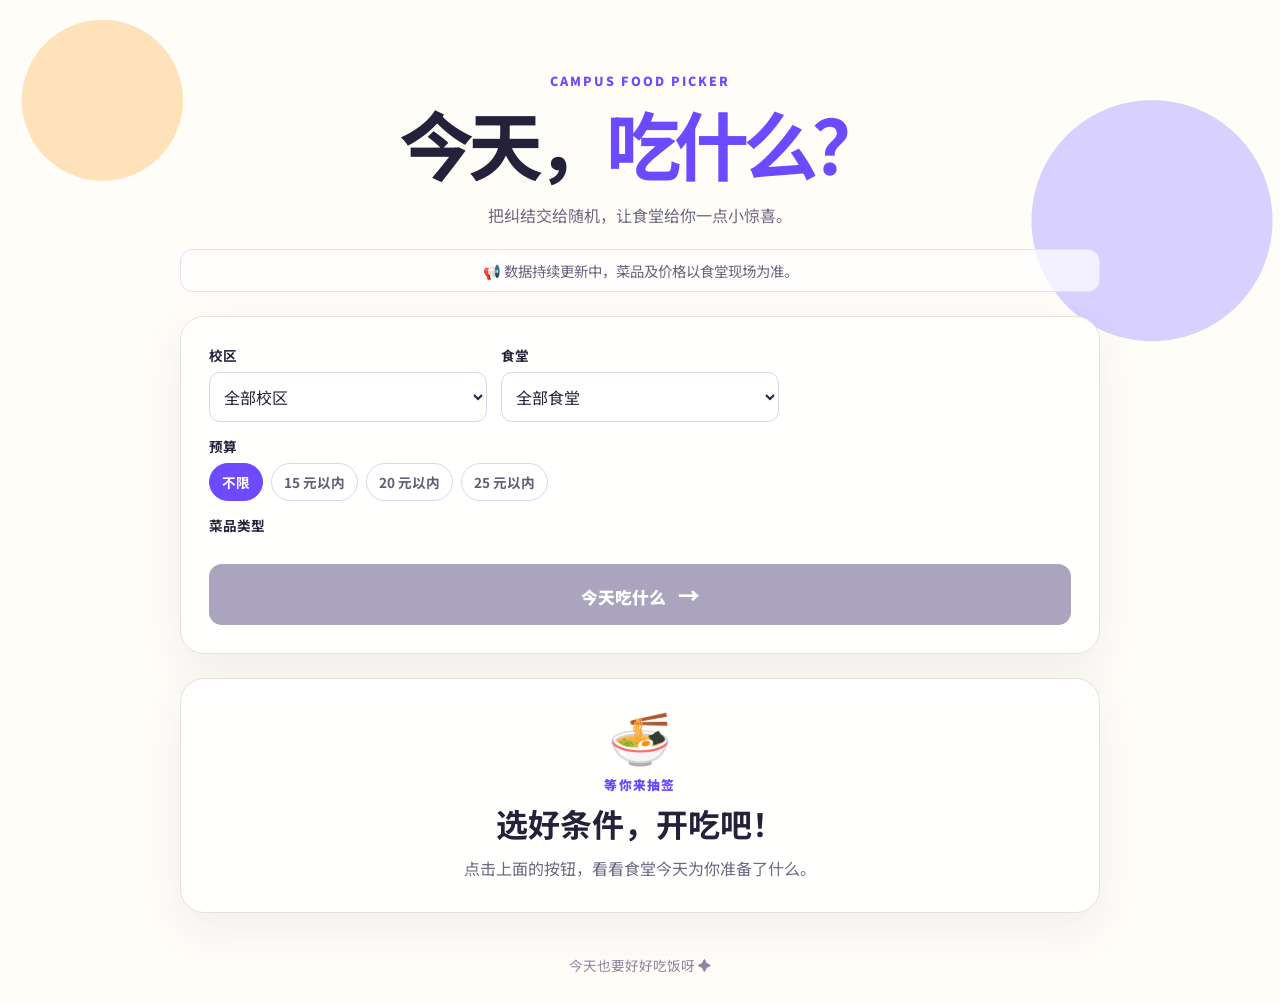
<file: index_backup_before_messages.html>
<!DOCTYPE html>
<html lang="zh-CN">
  <head>
    <meta charset="UTF-8" />
    <meta name="viewport" content="width=device-width, initial-scale=1.0" />
    <title>今天吃什么？｜校园食堂</title>
    <link rel="preconnect" href="https://fonts.googleapis.com" />
    <link rel="preconnect" href="https://fonts.gstatic.com" crossorigin />
    <link
      href="https://fonts.googleapis.com/css2?family=Noto+Sans+SC:wght@400;500;700;900&display=swap"
      rel="stylesheet"
    />
    <link rel="stylesheet" href="style.css" />
  </head>
  <body>
    <main class="page-shell">
      <section class="hero">
        <p class="eyebrow">CAMPUS FOOD PICKER</p>
        <h1>今天，<span>吃什么？</span></h1>
        <p class="intro">把纠结交给随机，让食堂给你一点小惊喜。</p>
      </section>

      <aside class="announcement" aria-label="公告">
        📢 数据持续更新中，菜品及价格以食堂现场为准。
      </aside>

      <section class="picker-card" aria-label="点餐筛选器">
        <div class="filters">
          <label>
            <span>校区</span>
            <select id="campus" aria-label="校区">
              <option value="all">全部校区</option>
            </select>
          </label>

          <label>
            <span>食堂</span>
            <select id="canteen" aria-label="食堂">
              <option value="all">全部食堂</option>
            </select>
          </label>

          <div class="quick-filter">
            <span class="filter-label">预算</span>
            <div class="quick-options" role="radiogroup" aria-label="预算">
              <label class="quick-option">
                <input type="radio" name="budget" value="" checked />
                <span>不限</span>
              </label>
              <label class="quick-option">
                <input type="radio" name="budget" value="15" />
                <span>15 元以内</span>
              </label>
              <label class="quick-option">
                <input type="radio" name="budget" value="20" />
                <span>20 元以内</span>
              </label>
              <label class="quick-option">
                <input type="radio" name="budget" value="25" />
                <span>25 元以内</span>
              </label>
            </div>
          </div>

          <div class="quick-filter">
            <span class="filter-label">菜品类型</span>
            <div id="typeOptions" class="quick-options" role="radiogroup" aria-label="菜品类型"></div>
          </div>
        </div>

        <button id="recommendButton" type="button" disabled>今天吃什么 <span>→</span></button>
      </section>

      <section class="result-card" id="result" aria-live="polite">
        <div class="food-emoji">🍜</div>
        <p class="result-label">等你来抽签</p>
        <h2>选好条件，开吃吧！</h2>
        <p class="result-description">点击上面的按钮，看看食堂今天为你准备了什么。</p>
      </section>
    </main>

    <footer>今天也要好好吃饭呀 ✦</footer>
    <script src="script.js"></script>
  </body>
</html>
</file>
<file: style.css>
:root {
  --ink: #25213a;
  --purple: #6d4aff;
  --purple-light: #ece8ff;
  --orange: #ff9f45;
  --paper: #fffdf8;
}

* { box-sizing: border-box; }

body {
  min-height: 100vh;
  margin: 0;
  color: var(--ink);
  font-family: "Noto Sans SC", "Microsoft YaHei", sans-serif;
  background:
    radial-gradient(circle at 8% 10%, #ffe1ba 0 80px, transparent 81px),
    radial-gradient(circle at 90% 22%, #d8d0ff 0 120px, transparent 121px),
    var(--paper);
}

.page-shell { width: min(920px, calc(100% - 40px)); margin: 0 auto; padding: 72px 0 42px; }

.hero { text-align: center; }
.eyebrow { margin: 0 0 12px; color: var(--purple); font-size: 0.78rem; font-weight: 900; letter-spacing: 0.16em; }
h1 { margin: 0; font-size: clamp(2.5rem, 7vw, 4.7rem); line-height: 1.1; letter-spacing: -0.08em; }
h1 span { color: var(--purple); }
.intro { margin: 18px 0 36px; color: #6d6881; }
.announcement {
  margin: -14px 0 24px; padding: 10px 14px; border: 1px solid #e6e0f5; border-radius: 12px;
  color: #69627e; background: rgba(255, 255, 255, 0.7); text-align: center; font-size: 0.9rem;
}

.picker-card, .result-card {
  border: 1px solid #e7e1d9;
  border-radius: 24px;
  background: rgba(255, 255, 255, 0.88);
  box-shadow: 0 16px 45px rgba(61, 47, 103, 0.08);
}

.picker-card { padding: 28px; }
.filters { display: grid; grid-template-columns: repeat(3, 1fr); gap: 14px; }
.filters > label { min-width: 0; }
label span { display: block; margin: 0 0 7px; font-size: 0.85rem; font-weight: 700; }
select {
  width: 100%; padding: 11px 10px; border: 1px solid #ddd7ec; border-radius: 11px;
  color: var(--ink); background: #fff; font: inherit; cursor: pointer;
}
select:focus { outline: 3px solid #ddd5ff; border-color: var(--purple); }

.quick-filter { grid-column: 1 / -1; }
.filter-label { display: block; margin-bottom: 7px; font-size: 0.85rem; font-weight: 700; }
.quick-options { display: flex; flex-wrap: wrap; gap: 8px; }
.quick-option { position: relative; cursor: pointer; }
.quick-option input { position: absolute; opacity: 0; }
.quick-option span {
  display: block; margin: 0; padding: 8px 12px; border: 1px solid #ddd7ec; border-radius: 999px;
  color: #625d76; background: #fff; font-size: 0.85rem; font-weight: 700; transition: 0.15s;
}
.quick-option input:checked + span { border-color: var(--purple); color: #fff; background: var(--purple); }
.quick-option input:focus-visible + span { outline: 3px solid #ddd5ff; outline-offset: 2px; }

button {
  width: 100%; margin-top: 22px; padding: 15px 20px; border: 0; border-radius: 13px;
  color: #fff; background: var(--purple); font: inherit; font-weight: 900; font-size: 1.05rem;
  cursor: pointer; box-shadow: 0 7px 0 #4e34bf; transition: transform 0.15s, box-shadow 0.15s;
}
button:hover { transform: translateY(-2px); box-shadow: 0 9px 0 #4e34bf; }
button:active { transform: translateY(5px); box-shadow: 0 2px 0 #4e34bf; }
button:disabled { background: #aaa4be; box-shadow: none; cursor: wait; transform: none; }
button span { margin-left: 8px; font-size: 1.3em; }

.result-card { min-height: 235px; margin-top: 24px; padding: 30px; text-align: center; display: grid; place-content: center; }
.food-emoji { font-size: 3.2rem; line-height: 1; }
.result-label { margin: 14px 0 6px; color: var(--purple); font-size: 0.8rem; font-weight: 900; letter-spacing: 0.1em; }
h2 { margin: 0; font-size: clamp(1.5rem, 4vw, 2rem); }
.result-description { margin: 10px 0 0; color: #6d6881; }
.food-details { display: flex; justify-content: center; flex-wrap: wrap; gap: 8px; margin-top: 14px; }
.food-details span { padding: 5px 10px; border-radius: 999px; background: var(--purple-light); color: #5539d0; font-size: 0.85rem; font-weight: 700; }
.result-actions { display: flex; justify-content: center; flex-wrap: wrap; gap: 10px; margin-top: 22px; }
.result-actions .result-button { flex: 1 1 150px; width: auto; margin-top: 0; padding: 11px 16px; font-size: 0.95rem; }
.result-button--secondary { border: 1px solid #cfc6f4; color: var(--purple); background: #fff; box-shadow: none; }
.result-button--secondary:hover { background: var(--purple-light); box-shadow: none; }
.result-button--secondary:active { box-shadow: none; }
.empty-state .food-emoji { filter: grayscale(1); }

.message-board { margin-top: 24px; padding: 26px; border: 1px solid #e7e1d9; border-radius: 24px; background: rgba(255, 255, 255, 0.88); }
.message-board h2 { font-size: 1.35rem; }
.message-form { margin-top: 16px; }
.message-form textarea { width: 100%; resize: vertical; padding: 12px; border: 1px solid #ddd7ec; border-radius: 12px; color: var(--ink); font: inherit; }
.message-form textarea:focus { outline: 3px solid #ddd5ff; border-color: var(--purple); }
.message-form button { margin-top: 12px; padding: 11px 16px; font-size: 0.95rem; }
.message-status { min-height: 1.2em; margin: 10px 0 0; color: #827b98; font-size: 0.84rem; }
.message-list { display: grid; gap: 10px; margin-top: 20px; }
.message-item { padding: 13px 14px; border-radius: 12px; background: #f7f5ff; }
.message-item p { margin: 0; white-space: pre-wrap; }
.message-item time { display: block; margin-top: 7px; color: #827b98; font-size: 0.8rem; }
.sr-only { position: absolute; width: 1px; height: 1px; padding: 0; overflow: hidden; clip: rect(0, 0, 0, 0); white-space: nowrap; border: 0; }

footer { padding-bottom: 28px; color: #8b859d; text-align: center; font-size: 0.85rem; }

@media (max-width: 680px) {
  .page-shell { width: min(100% - 28px, 920px); padding-top: 48px; }
  .filters { grid-template-columns: 1fr; }
  .picker-card, .message-board { padding: 20px; }
}
</file>
